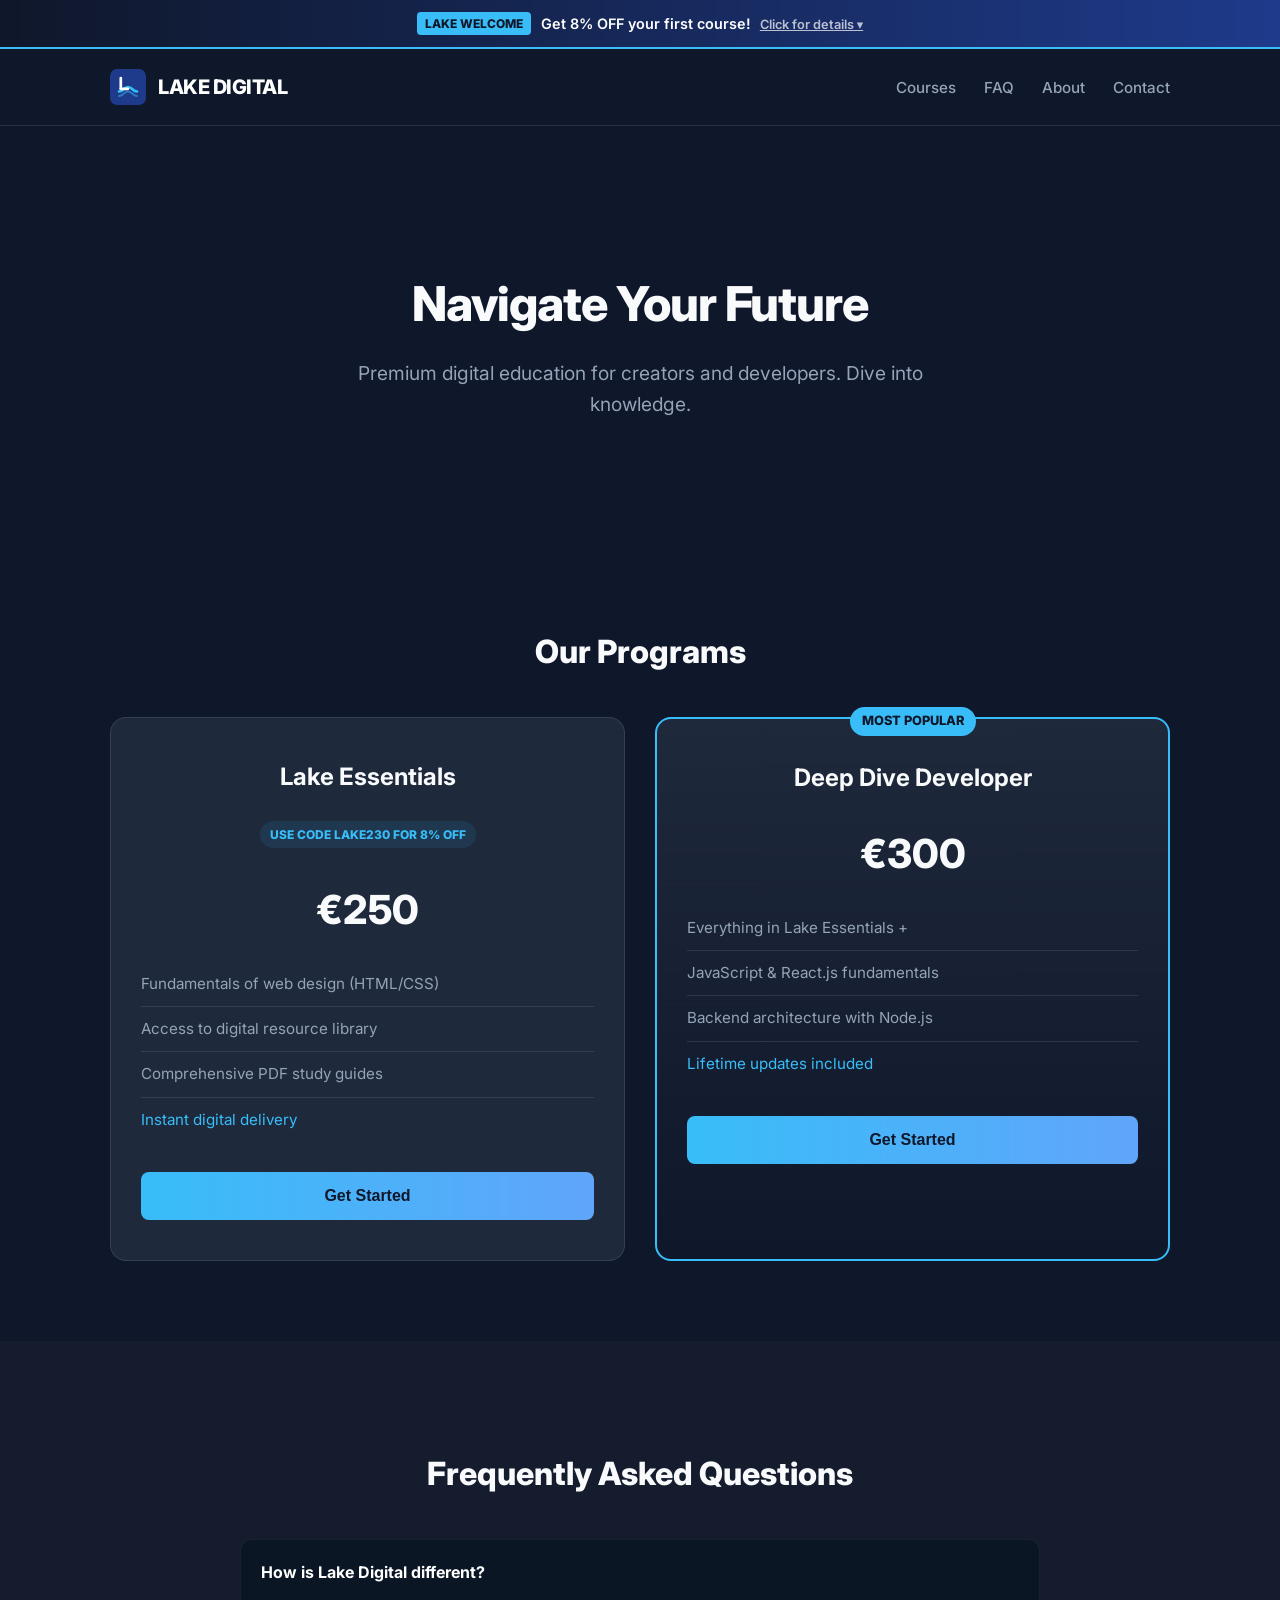
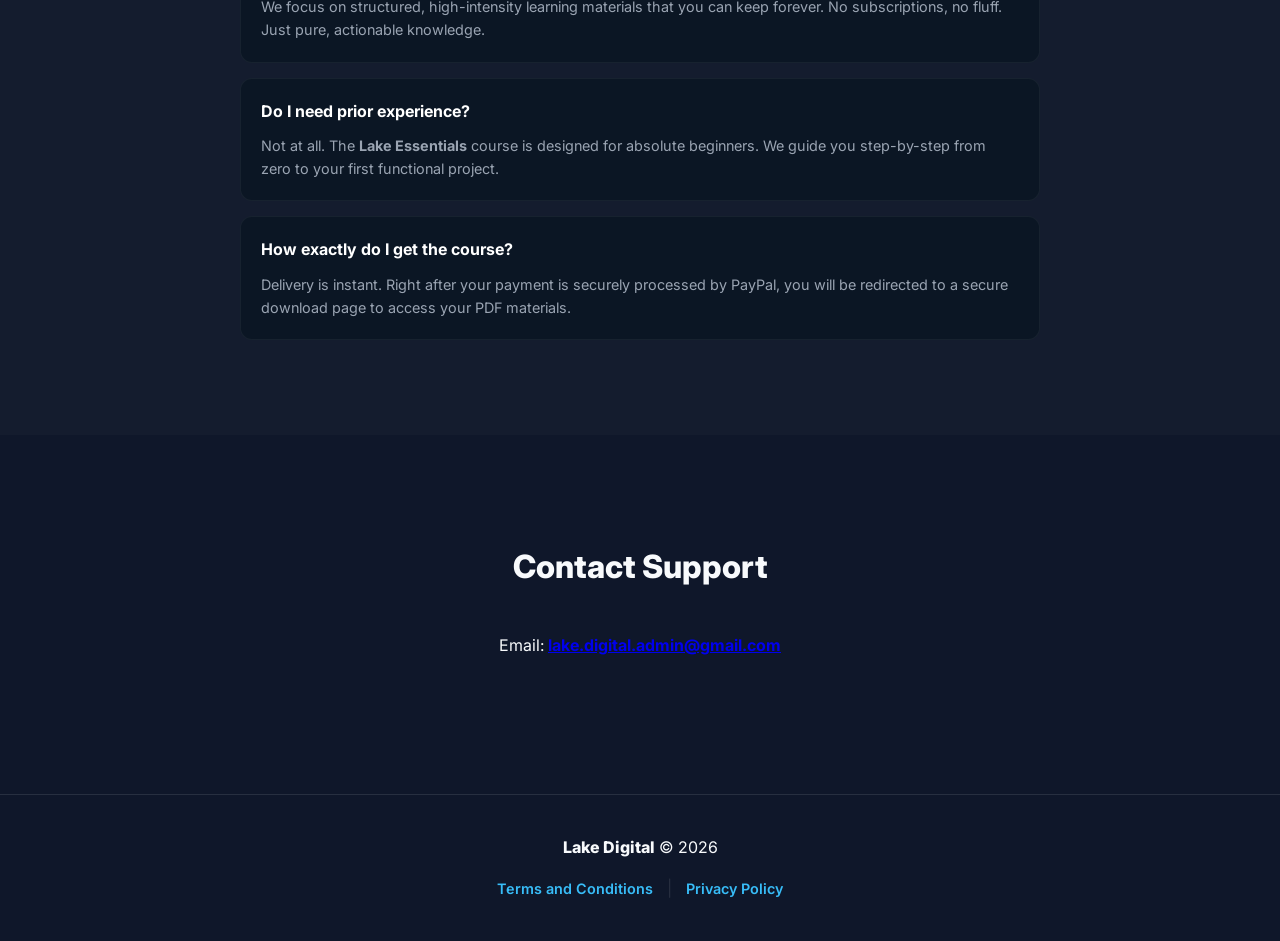
<file: index.html>
<!doctype html>
<html lang="en">
<head>
  <meta charset="utf-8" />
  <meta name="viewport" content="width=device-width,initial-scale=1" />
  <title>Lake Digital — Navigate Your Future</title>
  
  <link rel="icon" type="image/svg+xml" href="favicon.svg">
  <link rel="stylesheet" href="styles.css">
  
  <style>
    :root {
      --lake-blue: #38bdf8;
      --lake-dark: #075985;
    }

    .promo-wrapper { position: relative; z-index: 1000; }
    
    .promo-banner {
      background: linear-gradient(90deg, #0f172a, #1e3a8a);
      color: #ffffff;
      text-align: center;
      padding: 12px 20px;
      font-size: 0.9rem;
      font-weight: 600;
      border-bottom: 2px solid var(--lake-blue);
      display: flex;
      justify-content: center;
      align-items: center;
      gap: 10px;
      cursor: pointer;
    }

    .promo-badge {
      background: var(--lake-blue);
      color: #0f172a;
      padding: 2px 8px;
      border-radius: 4px;
      font-weight: 800;
      text-transform: uppercase;
      font-size: 0.75rem;
    }

    .promo-dropdown {
      display: none;
      background: #0f172a;
      padding: 20px;
      text-align: center;
      border-bottom: 2px solid var(--lake-blue);
      box-shadow: 0 10px 30px rgba(0,0,0,0.5);
    }
    .promo-dropdown.active { display: block; animation: slideDown 0.2s ease-out; }

    .promo-code { color: var(--lake-blue); font-weight: 800; font-size: 1.3rem; }

    .modal-body a, .footer-links a, .checkbox-container-inline label a {
      color: var(--lake-blue) !important;
      font-weight: 600;
    }

    .btn-primary {
      background: linear-gradient(90deg, var(--lake-blue), #60a5fa) !important;
      color: #0f172a !important;
      border: none;
    }

    .promo-hint {
      color: var(--lake-blue);
      background: rgba(56, 189, 248, 0.1);
      padding: 4px 10px;
      border-radius: 20px;
      font-size: 0.75rem;
      text-transform: uppercase;
      font-weight: 800;
      display: inline-block;
      margin-bottom: 10px;
    }

    .course-card.featured { border-color: var(--lake-blue) !important; }

    .hero {
      background: linear-gradient(rgba(15, 23, 42, 0.8), rgba(15, 23, 42, 0.8)), 
                  url('https://images.unsplash.com/photo-1501785888041-af3ef285b470?auto=format&fit=crop&q=80&w=1920');
      background-size: cover;
      background-position: center;
      padding: 100px 0;
    }

    .embedded-checkout {
      display: none;
      background: rgba(0,0,0,0.2);
      border-radius: 12px;
      padding: 15px;
      margin-top: 20px;
      border: 1px solid rgba(255,255,255,0.05);
      text-align: left;
      animation: fadeIn 0.3s ease-in-out;
    }

    @keyframes fadeIn {
      from { opacity: 0; transform: translateY(-10px); }
      to { opacity: 1; transform: translateY(0); }
    }
    
    .promo-input-group { display: flex; gap: 8px; margin-top: 8px; margin-bottom: 5px; }
    .promo-input-group input {
      flex: 1; padding: 10px; background: #1e293b; border: 1px solid #334155;
      color: white; border-radius: 6px; outline: none; font-family: Inter;
    }
    .promo-input-group input:focus { border-color: var(--lake-blue); }
    .promo-input-group button {
      padding: 0 15px; background: var(--lake-blue); color: #0f172a;
      border: none; font-weight: bold; border-radius: 6px; cursor: pointer;
    }

    .checkbox-container-inline { display: flex; align-items: flex-start; gap: 10px; margin-top: 15px; margin-bottom: 15px; }
    .checkbox-container-inline input { margin-top: 4px; cursor: pointer; }
    .checkbox-container-inline label { font-size: 0.85rem; color: #9aa4b2; line-height: 1.4; }

    @keyframes slideDown {
      from { opacity: 0; transform: translateY(-10px); }
      to { opacity: 1; transform: translateY(0); }
    }
  </style>
</head>
<body>

  <div class="promo-wrapper">
    <div class="promo-banner" onclick="document.getElementById('promoDropdown').classList.toggle('active')">
      <span class="promo-badge">Lake Welcome</span>
      <span>Get 8% OFF your first course! <span style="opacity: 0.7; font-size: 0.8rem; text-decoration: underline; margin-left: 5px;">Click for details ▾</span></span>
    </div>
    
    <div class="promo-dropdown" id="promoDropdown">
      <p style="margin-top: 0; color: #9aa4b2; font-size: 0.95rem;">Valid strictly for your first purchase at <strong>Lake Digital</strong>.</p>
      <div style="background: #0b1624; padding: 12px; border-radius: 8px; border: 1px solid rgba(255,255,255,0.06); display: inline-flex; align-items: center; gap: 15px;">
        <span class="promo-code">LAKE230</span>
        <button id="copyPromoBtn" class="btn btn-primary" style="height: 38px; width: auto; padding: 0 15px;" onclick="copyPromo()">Copy Code</button>
      </div>
    </div>
  </div>

  <header class="site-header">
    <div class="container header-inner">
      <div class="brand" style="display: flex; align-items: center; gap: 12px; cursor: pointer;" onclick="window.scrollTo(0,0);">
        <svg width="36" height="36" viewBox="0 0 40 40" fill="none" xmlns="http://www.w3.org/2000/svg">
          <rect width="40" height="40" rx="8" fill="#1e3a8a"/>
          <path d="M10 25C15 25 15 20 20 20C25 20 25 25 30 25" stroke="#38bdf8" stroke-width="3" stroke-linecap="round"/>
          <path d="M10 30C15 30 15 25 20 25C25 25 25 30 30 30" stroke="#38bdf8" stroke-width="2" stroke-linecap="round" opacity="0.5"/>
          <path d="M12 10V22" stroke="white" stroke-width="3" stroke-linecap="round"/>
          <path d="M12 22H20" stroke="white" stroke-width="3" stroke-linecap="round"/>
        </svg>
        <span style="font-weight: 800; font-size: 20px; color: white; letter-spacing: -0.5px; text-transform: uppercase;">Lake Digital</span>
      </div>
      <nav class="nav">
        <a href="#courses">Courses</a>
        <a href="#faq">FAQ</a>
        <a href="#about">About</a>
        <a href="#contact">Contact</a>
      </nav>
    </div>
  </header>

  <main>
    <section class="hero">
      <div class="container hero-inner">
        <h1>Navigate Your Future</h1>
        <p class="lead">Premium digital education for creators and developers. Dive into knowledge.</p>
      </div>
    </section>

    <section id="courses" class="section">
      <div class="container">
        <h2 class="section-title">Our Programs</h2>
        <div class="pricing-grid">
          
          <div class="course-card">
            <h3>Lake Essentials</h3>
            <div class="promo-hint">Use code LAKE230 for 8% OFF</div>
            <div class="price" id="price-display-basics">€250</div>
            <ul class="features">
              <li>Fundamentals of web design (HTML/CSS)</li>
              <li>Access to digital resource library</li>
              <li>Comprehensive PDF study guides</li>
              <li style="color:var(--lake-blue);">Instant digital delivery</li>
            </ul>
            <button class="btn btn-primary" onclick="initCheckout('basics')">Get Started</button>
            
            <div class="embedded-checkout" id="checkout-basics">
              <label style="font-size: 0.85rem; color: #9aa4b2;">Have a promo code?</label>
              <div class="promo-input-group">
                <input type="text" id="promo-input-basics" placeholder="Enter code...">
                <button onclick="applyPromo()">Apply</button>
              </div>
              <p id="promo-msg-basics" style="font-size: 0.85rem; margin: 5px 0 15px 0;"></p>
              
              <div class="checkbox-container-inline">
                <input type="checkbox" id="agree-basics" onchange="togglePayPal('basics')" />
                <label for="agree-basics">I agree to the <a href="#" onclick="document.getElementById('termsModal').style.display='block'; return false;">Terms</a> and <a href="#" onclick="document.getElementById('privacyModal').style.display='block'; return false;">Privacy Policy</a></label>
              </div>
              
              <div id="paypal-container-basics" style="display: none;"></div>
            </div>
          </div>

          <div class="course-card featured">
            <div class="badge">Most Popular</div>
            <h3>Deep Dive Developer</h3>
            <div class="price">€300</div>
            <ul class="features">
              <li>Everything in Lake Essentials +</li>
              <li>JavaScript & React.js fundamentals</li>
              <li>Backend architecture with Node.js</li>
              <li style="color:var(--lake-blue);">Lifetime updates included</li>
            </ul>
            <button class="btn btn-primary" onclick="initCheckout('pro')">Get Started</button>
            
            <div class="embedded-checkout" id="checkout-pro">
              <div class="checkbox-container-inline">
                <input type="checkbox" id="agree-pro" onchange="togglePayPal('pro')" />
                <label for="agree-pro">I agree to the <a href="#" onclick="document.getElementById('termsModal').style.display='block'; return false;">Terms</a> and <a href="#" onclick="document.getElementById('privacyModal').style.display='block'; return false;">Privacy Policy</a></label>
              </div>
              
              <div id="paypal-container-pro" style="display: none;"></div>
            </div>
          </div>

        </div>
      </div>
    </section>

    <section id="faq" class="section alt">
      <div class="container">
        <h2 class="section-title">Frequently Asked Questions</h2>
        <div style="max-width: 800px; margin: 0 auto; text-align: left;">
          
          <div style="background: #0b1624; padding: 20px; border-radius: 12px; margin-bottom: 15px; border: 1px solid rgba(255,255,255,0.05);">
            <h4 style="color: white; margin-top: 0; margin-bottom: 10px;">How is Lake Digital different?</h4>
            <p style="color: #9aa4b2; font-size: 0.9rem; margin: 0;">We focus on structured, high-intensity learning materials that you can keep forever. No subscriptions, no fluff. Just pure, actionable knowledge.</p>
          </div>
          
          <div style="background: #0b1624; padding: 20px; border-radius: 12px; margin-bottom: 15px; border: 1px solid rgba(255,255,255,0.05);">
            <h4 style="color: white; margin-top: 0; margin-bottom: 10px;">Do I need prior experience?</h4>
            <p style="color: #9aa4b2; font-size: 0.9rem; margin: 0;">Not at all. The <strong>Lake Essentials</strong> course is designed for absolute beginners. We guide you step-by-step from zero to your first functional project.</p>
          </div>

          <div style="background: #0b1624; padding: 20px; border-radius: 12px; margin-bottom: 15px; border: 1px solid rgba(255,255,255,0.05);">
            <h4 style="color: white; margin-top: 0; margin-bottom: 10px;">How exactly do I get the course?</h4>
            <p style="color: #9aa4b2; font-size: 0.9rem; margin: 0;">Delivery is instant. Right after your payment is securely processed by PayPal, you will be redirected to a secure download page to access your PDF materials.</p>
          </div>

        </div>
      </div>
    </section>

    <section id="contact" class="section">
      <div class="container">
        <h2 class="section-title">Contact Support</h2>
        <p>Email: <a href="mailto:lake.digital.admin@gmail.com" style="font-weight: bold;">lake.digital.admin@gmail.com</a></p>
      </div>
    </section>
  </main>

  <div id="termsModal" class="modal">
    <div class="modal-content">
      <span class="close" onclick="document.getElementById('termsModal').style.display='none'">&times;</span>
      <h2>Terms and Conditions</h2>
      <div class="modal-body">
        <p>Welcome to <strong>Lake Digital</strong>. By accessing our website, you agree to these terms.</p>
        <p>We provide digital educational materials. Access is granted online immediately upon purchase.</p>
        <p>Contact <a href="mailto:lake.digital.admin@gmail.com">lake.digital.admin@gmail.com</a> for any support needs.</p>
      </div>
    </div>
  </div>

  <div id="privacyModal" class="modal">
    <div class="modal-content">
      <span class="close" onclick="document.getElementById('privacyModal').style.display='none'">&times;</span>
      <h2>Privacy Policy</h2>
      <div class="modal-body">
        <p>We collect only what is necessary to deliver your purchase and maintain security audit logs.</p>
        <p>Payment info is processed securely by PayPal; we do not store card details.</p>
      </div>
    </div>
  </div>

  <footer class="site-footer">
    <div class="container">
      <div class="footer-inner">
        <div class="footer-brand"><span>Lake Digital</span> © 2026</div>
        <div class="footer-links">
          <a href="#" onclick="document.getElementById('termsModal').style.display='block'; return false;">Terms and Conditions</a>
          <span class="separator">|</span>
          <a href="#" onclick="document.getElementById('privacyModal').style.display='block'; return false;">Privacy Policy</a>
        </div>
      </div>
    </div>
  </footer>

  <script src="https://www.paypal.com/sdk/js?client-id=sb&currency=EUR"></script>
  
  <script>
    let priceBasics = 250;
    const pricePro = 300;

    function copyPromo() {
      navigator.clipboard.writeText("LAKE230").then(function() {
        var btn = document.getElementById("copyPromoBtn");
        btn.innerText = "Copied! ✔";
        setTimeout(function() { btn.innerText = "Copy Code"; }, 2000);
      });
    }

    function initCheckout(plan) {
      const checkoutBlock = document.getElementById('checkout-' + plan);
      checkoutBlock.style.display = (checkoutBlock.style.display === 'block') ? 'none' : 'block';
    }

    function applyPromo() {
      const codeInput = document.getElementById('promo-input-basics').value.trim().toUpperCase();
      const msg = document.getElementById('promo-msg-basics');
      const priceDisplay = document.getElementById('price-display-basics');

      if (codeInput === 'LAKE230') {
        priceBasics = 230;
        msg.innerText = "Promo code applied! Price reduced to €230.";
        msg.style.color = "#38bdf8"; 
        priceDisplay.innerText = "€230";
        if (document.getElementById('agree-basics').checked) togglePayPal('basics');
      } else {
        msg.innerText = "Invalid promo code.";
        msg.style.color = "#ef4444"; 
      }
    }

    function togglePayPal(plan) {
      const containerId = 'paypal-container-' + plan;
      const container = document.getElementById(containerId);
      const isChecked = document.getElementById('agree-' + plan).checked;

      container.innerHTML = ''; 

      if (isChecked) {
        container.style.display = 'block';
        let amountToCharge = plan === 'basics' ? priceBasics : pricePro;

        paypal.Buttons({
          createOrder: function(data, actions) {
            return actions.order.create({
              purchase_units: [{
                amount: { value: amountToCharge.toString(), currency_code: 'EUR' },
                description: plan === 'basics' ? 'Lake Essentials' : 'Deep Dive Developer'
              }]
            });
          },
          onApprove: function(data, actions) {
            return actions.order.capture().then(function(details) {
              window.location.href = 'access-digital-basics/index.html';
            });
          }
        }).render('#' + containerId);
      } else {
        container.style.display = 'none';
      }
    }

    window.onclick = function(event) {
      if (event.target.classList.contains('modal')) event.target.style.display = "none";
    }
  </script>
</body>
</html>
</file>
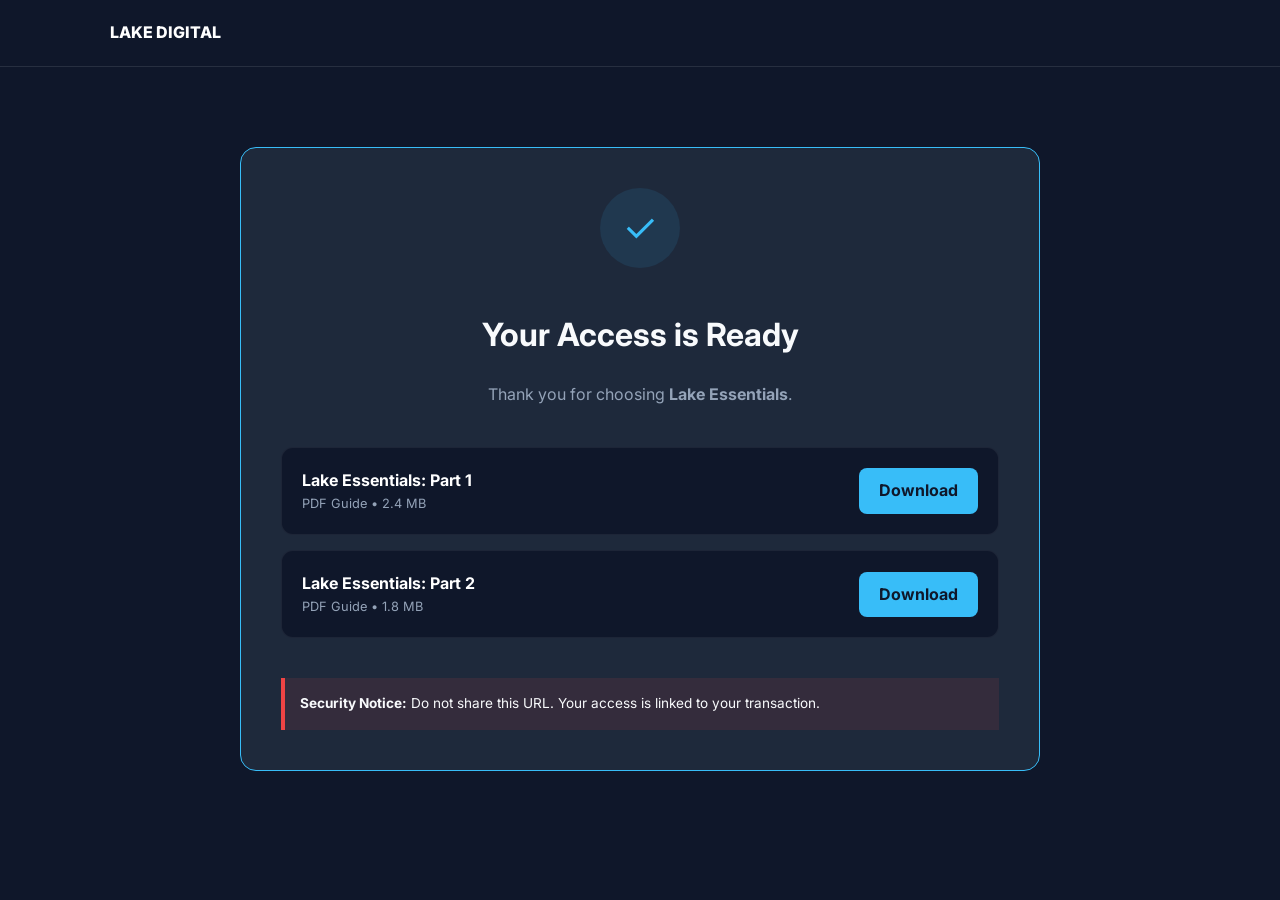
<file: access-digital-basics/index.html>
<!doctype html>
<html lang="en">
<head>
  <meta charset="utf-8" />
  <meta name="viewport" content="width=device-width,initial-scale=1" />
  <title>Course Access — Lake Digital</title>
  
  <link rel="icon" type="image/svg+xml" href="../favicon.svg">
  <link rel="stylesheet" href="../styles.css">
  
  <style>
    .access-container {
      max-width: 800px;
      margin: 80px auto;
      padding: 40px;
      background: #1e293b;
      border: 1px solid #38bdf8;
      border-radius: 16px;
      text-align: center;
    }
    
    .success-icon {
      width: 80px; height: 80px;
      background: rgba(56, 189, 248, 0.1);
      color: #38bdf8;
      border-radius: 50%;
      display: inline-flex;
      align-items: center;
      justify-content: center;
      font-size: 40px;
      margin-bottom: 20px;
    }

    .download-list { text-align: left; margin: 40px 0; padding: 0; list-style: none; }

    .download-item {
      background: #0f172a;
      border: 1px solid rgba(255, 255, 255, 0.06);
      border-radius: 12px;
      padding: 20px;
      margin-bottom: 15px;
      display: flex;
      justify-content: space-between;
      align-items: center;
    }

    .btn-download {
      background: #38bdf8;
      color: #0f172a;
      padding: 10px 20px;
      border-radius: 8px;
      text-decoration: none;
      font-weight: bold;
    }

    .security-notice {
      padding: 15px;
      background: rgba(239, 68, 68, 0.1);
      border-left: 4px solid #ef4444;
      text-align: left;
      font-size: 0.85rem;
    }
  </style>
</head>
<body>

  <header class="site-header">
    <div class="container">
      <div class="brand" style="display: flex; align-items: center; gap: 12px;">
        <span style="font-weight: 800; color: white; text-transform: uppercase;">Lake Digital</span>
      </div>
    </div>
  </header>

  <main class="container">
    <div class="access-container">
      <div class="success-icon">✓</div>
      <h1>Your Access is Ready</h1>
      <p style="color: #94a3b8;">Thank you for choosing <strong>Lake Essentials</strong>.</p>

      <ul class="download-list">
        <li class="download-item">
          <div>
            <h4 style="margin:0; color:#fff;">Lake Essentials: Part 1</h4>
            <p style="margin:0; font-size:0.8rem; color:#94a3b8;">PDF Guide • 2.4 MB</p>
          </div>
          <a href="guide-part1.pdf" download class="btn-download">Download</a>
        </li>
        <li class="download-item">
          <div>
            <h4 style="margin:0; color:#fff;">Lake Essentials: Part 2</h4>
            <p style="margin:0; font-size:0.8rem; color:#94a3b8;">PDF Guide • 1.8 MB</p>
          </div>
          <a href="guide-part2.pdf" download class="btn-download">Download</a>
        </li>
      </ul>

      <div class="security-notice">
        <strong>Security Notice:</strong> Do not share this URL. Your access is linked to your transaction.
      </div>
    </div>
  </main>
</body>
</html>
</file>
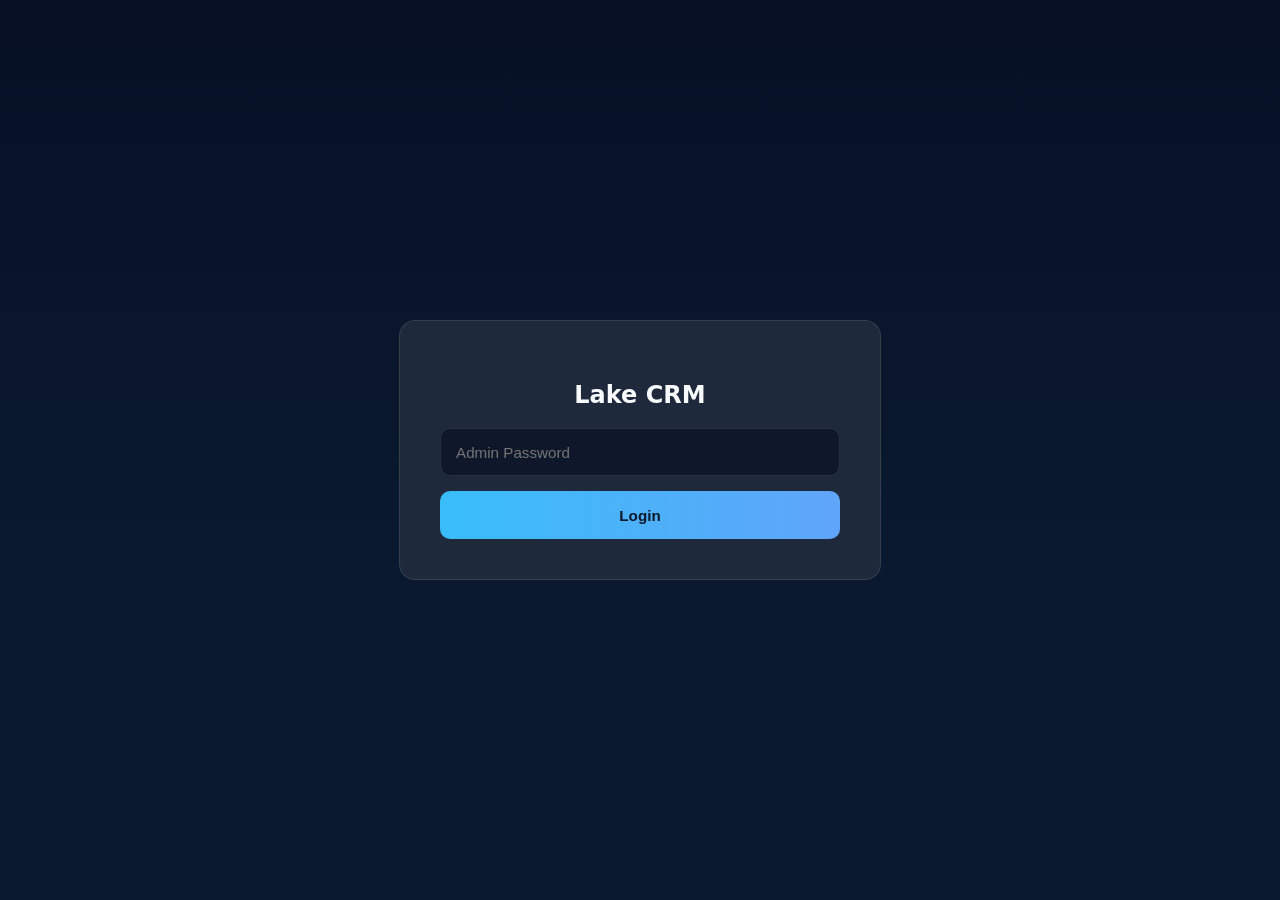
<file: adm-lake.html>
<!doctype html>
<html lang="en">
<head>
  <meta charset="utf-8" />
  <meta name="viewport" content="width=device-width,initial-scale=1" />
  <title>Lake CRM — Transaction Tracking</title>
  
  <link rel="icon" type="image/svg+xml" href="favicon.svg">

  <style>
    :root {
      --bg: #0f172a; --card: #1e293b; --muted: #94a3b8;
      --accent: #38bdf8; --accent-2: #60a5fa; --white: #f8fafc;
      --success: #10b981;
    }

    body {
      font-family: Inter, system-ui, -apple-system; margin: 0;
      color: var(--white); background: linear-gradient(180deg, #071025 0%, #0a192f 60%);
      -webkit-font-smoothing: antialiased; min-height: 100vh;
    }

    .admin-container { max-width: 1200px; margin: 0 auto; padding: 20px; }
    
    .login-wrapper { height: 100vh; display: flex; flex-direction: column; justify-content: center; align-items: center; }
    .login-box { background: var(--card); padding: 40px; border-radius: 16px; border: 1px solid rgba(255,255,255,0.1); width: 90%; max-width: 400px; text-align: center; }
    
    .dashboard { display: none; }
    
    .stats-grid { display: grid; grid-template-columns: repeat(auto-fit, minmax(200px, 1fr)); gap: 20px; margin-bottom: 20px; }
    .stat-card { background: var(--card); padding: 25px; border-radius: 16px; border: 1px solid rgba(255,255,255,0.06); text-align: center; }
    .stat-number { font-size: 2.5rem; font-weight: 800; color: var(--accent); margin-top: 10px; }
    .stat-label { color: var(--muted); font-size: 0.8rem; text-transform: uppercase; letter-spacing: 1px; }

    .add-section-wrapper { position: relative; margin-bottom: 20px; padding-top: 15px; padding-bottom: 15px; }
    .form-trigger { height: 5px; width: 100%; background: transparent; cursor: default; }

    .add-form { 
      background: var(--card); border-radius: 16px; border: 1px solid rgba(255,255,255,0.06); 
      display: grid; grid-template-columns: repeat(auto-fit, minmax(140px, 1fr)); gap: 15px; align-items: end; 
      max-height: 0; opacity: 0; overflow: hidden; margin-top: 0; padding: 0 25px;      
      transform: translateY(-10px); transition: all 0.5s cubic-bezier(0.4, 0, 0.2, 1);
    }

    .add-section-wrapper:hover .add-form,
    .add-section-wrapper:focus-within .add-form,
    .add-form.locked {
      max-height: 600px; opacity: 1; padding: 25px; margin-top: 5px; transform: translateY(0);
      box-shadow: 0 20px 50px rgba(0,0,0,0.3); border-color: rgba(56, 189, 248, 0.3);
    }

    .add-form label { display: block; margin-bottom: 8px; color: var(--muted); font-size: 0.85rem; font-weight: 500; }

    input, select { 
      width: 100%; padding: 0 15px; background: #0f172a; border: 1px solid rgba(255,255,255,0.1); 
      color: white; border-radius: 10px; outline: none; height: 48px; box-sizing: border-box; font-size: 0.95rem;
      transition: border-color 0.3s;
    }

    input:focus, select:focus { border-color: var(--accent); }

    .btn-primary { 
      background: linear-gradient(90deg, var(--accent), var(--accent-2)); color: #0f172a; padding: 0 20px; 
      height: 48px; border-radius: 10px; font-weight: 800; border: none; cursor: pointer; transition: 0.3s; 
      width: 100%; display: flex; align-items: center; justify-content: center; font-size: 0.95rem;
    }

    .table-container { overflow-x: auto; background: var(--card); border-radius: 16px; border: 1px solid rgba(255,255,255,0.06); }
    table { width: 100%; border-collapse: collapse; }
    th { text-align: left; padding: 18px; color: var(--muted); border-bottom: 1px solid rgba(255,255,255,0.06); font-size: 0.8rem; text-transform: uppercase; }
    td { padding: 18px; border-bottom: 1px solid rgba(255,255,255,0.03); color: var(--white); vertical-align: middle; }
    
    .action-buttons { display: flex; gap: 12px; opacity: 0; transition: opacity 0.2s; justify-content: flex-end; }
    tr:hover .action-buttons { opacity: 1; }
    .btn-icon { background: transparent; border: none; cursor: pointer; font-size: 1.2rem; }

    /* СТИЛИ СТАТУСОВ */
    .status-group { display: flex; gap: 5px; align-items: center; }
    .badge-paid { background: rgba(16, 185, 129, 0.1); color: #10b981; padding: 4px 10px; border-radius: 20px; font-size: 0.75rem; font-weight: 700; border: 1px solid rgba(16, 185, 129, 0.2); }
    .badge-completed { background: rgba(56, 189, 248, 0.1); color: var(--accent); padding: 4px 10px; border-radius: 20px; font-size: 0.75rem; font-weight: 700; border: 1px solid rgba(56, 189, 248, 0.2); }
    .badge-refunded { background: rgba(239, 68, 68, 0.1); color: #ef4444; padding: 4px 10px; border-radius: 20px; font-size: 0.75rem; font-weight: 700; border: 1px solid rgba(239, 68, 68, 0.2); }
    
    .promo-tag { font-size: 0.7rem; color: var(--accent); background: rgba(56, 189, 248, 0.1); padding: 2px 6px; border-radius: 4px; margin-top: 4px; display: inline-block; font-weight: 600;}

    .loader-overlay { position: fixed; top: 0; left: 0; width: 100%; height: 100%; background: rgba(15, 23, 42, 0.8); z-index: 2000; display: none; justify-content: center; align-items: center; }
    .loader { border: 4px solid #f3f3f3; border-top: 4px solid var(--accent); border-radius: 50%; width: 40px; height: 40px; animation: spin 1s linear infinite; }
    @keyframes spin { 0% { transform: rotate(0deg); } 100% { transform: rotate(360deg); } }
  </style>
</head>
<body>

  <div id="loader" class="loader-overlay"><div class="loader"></div></div>

  <div id="loginScreen" class="login-wrapper">
    <div class="login-box">
      <h2 style="color: var(--white);">Lake CRM</h2>
      <input type="password" id="adminPass" placeholder="Admin Password" style="margin-bottom: 15px;">
      <button class="btn-primary" onclick="login()">Login</button>
      <p id="loginError" style="color: #ef4444; margin-top: 10px; display: none;">Access Denied</p>
    </div>
  </div>

  <div id="dashboard" class="admin-container dashboard">
    <header style="display: flex; justify-content: space-between; align-items: center; margin-bottom: 30px;">
      <h1 style="font-size: 1.8rem; margin: 0;">Sales Dashboard <span style="color: var(--accent);">Lake Digital</span></h1>
      <button onclick="location.reload()" style="background:#334155; color:white; border:none; padding:8px 15px; border-radius:8px; cursor:pointer; font-weight: bold;">Logout</button>
    </header>

    <div class="stats-grid">
      <div class="stat-card"><div class="stat-label">Net Revenue</div><div class="stat-number" id="totalRevenue">€0</div></div>
      <div class="stat-card"><div class="stat-label">Total Sales</div><div class="stat-number" id="totalSales">0</div></div>
    </div>

    <div class="add-section-wrapper">
      <div class="form-trigger"></div>
      <div class="add-form" id="addForm">
        <div><label>Date</label><input type="date" id="datePart"></div>
        <div><label>Time</label><input type="time" id="timePart" step="1"></div>
        <div><label>Client Name</label><input type="text" id="nameInput" placeholder="John Doe"></div>
        <div><label>Email</label><input type="email" id="emailInput" placeholder="client@email.com"></div>
        <div><label>Transaction ID</label><input type="text" id="txnInput" placeholder="PA-123..."></div>
        <div>
          <label>Product</label>
          <select id="productInput">
            <option value="Lake Essentials">Lake Essentials</option>
            <option value="Deep Dive Dev">Deep Dive Dev</option>
          </select>
        </div>
        <div><label>Promo Code</label><input type="text" id="promoInput" placeholder="LAKE230"></div>
        <div><label>Price</label><input type="number" id="priceInput" value="250"></div>
        <div>
          <label>Status</label>
          <select id="statusInput">
            <option value="Paid">Paid</option>
            <option value="Refunded">Refunded</option>
          </select>
        </div>
        <div><button id="submitBtn" class="btn-primary" onclick="handleFormSubmit()">+ Sync</button></div>
      </div>
    </div>

    <div class="table-container">
      <table>
        <thead>
          <tr>
            <th>Date / Time</th>
            <th>Name</th>
            <th>Email</th>
            <th>TXN ID</th>
            <th>Product</th>
            <th>Amount</th>
            <th>Status</th>
            <th></th>
          </tr>
        </thead>
        <tbody id="tableBody"></tbody>
      </table>
    </div>
  </div>

  <script>
    const BIN_ID = "6a05dfb0adc21f119a9d0bc6"; 
    const API_KEY = "$2a$10$.a8ITUCzHYmZDnKl0qdlq.hNr6yLUdGTcfIz4QsYsVLQAclCr92HC";
    const PASSWORD = "admin123$"; 
    let salesData = [];
    let editingId = null;

    setNow();

    function setNow() {
        const now = new Date();
        document.getElementById('datePart').value = now.toISOString().split('T')[0];
        document.getElementById('timePart').value = now.toTimeString().split(' ')[0];
    }

    function login() {
      if (document.getElementById('adminPass').value === PASSWORD) {
        document.getElementById('loginScreen').style.display = 'none';
        document.getElementById('dashboard').style.display = 'block';
        loadData();
      } else { document.getElementById('loginError').style.display = 'block'; }
    }

    async function loadData() {
      showLoader(true);
      try {
        const res = await fetch(`https://api.jsonbin.io/v3/b/${BIN_ID}/latest`, { 
            headers: { 'X-Master-Key': API_KEY } 
        });
        const d = await res.json();
        salesData = d.record.customers || [];
        renderTable();
      } catch (e) { alert("Load Error: " + e.message); }
      showLoader(false);
    }

    async function handleFormSubmit() {
      const record = { 
          id: editingId || Date.now(), 
          date: `${document.getElementById('datePart').value} ${document.getElementById('timePart').value}`,
          rawDate: document.getElementById('datePart').value,
          rawTime: document.getElementById('timePart').value,
          name: document.getElementById('nameInput').value,
          email: document.getElementById('emailInput').value, 
          txnId: document.getElementById('txnInput').value, 
          product: document.getElementById('productInput').value, 
          price: parseFloat(document.getElementById('priceInput').value),
          promo: document.getElementById('promoInput').value,
          status: document.getElementById('statusInput').value
      };

      if (editingId) { 
          const i = salesData.findIndex(s => s.id === editingId); 
          salesData[i] = record; 
      } else { salesData.push(record); }

      showLoader(true);
      try {
        await fetch(`https://api.jsonbin.io/v3/b/${BIN_ID}`, {
          method: 'PUT', headers: { 'Content-Type': 'application/json', 'X-Master-Key': API_KEY },
          body: JSON.stringify({ customers: salesData })
        });
        location.reload();
      } catch (e) { alert("Save Error"); }
      showLoader(false);
    }

    function renderTable() {
      const tbody = document.getElementById('tableBody');
      tbody.innerHTML = "";
      let totalRevenue = 0;
      
      salesData.sort((a,b) => b.id - a.id).forEach(sale => {
        if (sale.status === 'Paid') totalRevenue += sale.price;

        // ЛОГИКА ОТОБРАЖЕНИЯ СТАТУСОВ
        let statusHtml = '';
        if (sale.status === 'Paid') {
            statusHtml = `
                <div class="status-group">
                    <span class="badge-paid">Paid</span>
                    <span class="badge-completed">Completed</span>
                </div>`;
        } else {
            statusHtml = `<span class="badge-refunded">Refunded</span>`;
        }

        tbody.innerHTML += `
          <tr>
            <td style="font-family: monospace; color:var(--muted);">${sale.date}</td>
            <td><strong>${sale.name || '-'}</strong></td>
            <td>${sale.email}</td>
            <td><small style="color:var(--muted)">${sale.txnId || '-'}</small></td>
            <td>${sale.product}</td>
            <td style="font-weight:bold; color:var(--accent)">€${sale.price}</td>
            <td>${statusHtml}</td>
            <td>
              <div class="action-buttons">
                <button class="btn-icon" onclick="editSale(${sale.id})">✏️</button>
                <button class="btn-icon" onclick="deleteSale(${sale.id})">🗑️</button>
              </div>
            </td>
          </tr>`;
      });
      document.getElementById('totalRevenue').innerText = `€${totalRevenue}`;
      document.getElementById('totalSales').innerText = salesData.length;
    }

    function editSale(id) {
      const item = salesData.find(s => s.id === id);
      document.getElementById('nameInput').value = item.name;
      document.getElementById('emailInput').value = item.email;
      editingId = id;
      document.getElementById('addForm').classList.add('locked');
      window.scrollTo(0,0);
    }

    async function deleteSale(id) {
      if(!confirm("Delete?")) return;
      salesData = salesData.filter(s => s.id !== id);
      showLoader(true);
      await fetch(`https://api.jsonbin.io/v3/b/${BIN_ID}`, {
        method: 'PUT', headers: { 'Content-Type': 'application/json', 'X-Master-Key': API_KEY },
        body: JSON.stringify({ customers: salesData })
      });
      location.reload();
    }

    function showLoader(s) { document.getElementById('loader').style.display = s ? 'flex' : 'none'; }
  </script>
</body>
</html>
</file>
<file: styles.css>
@import url('https://fonts.googleapis.com/css2?family=Inter:wght@400;500;600;800&display=swap');

:root {
  --bg-color: #0f172a;
  --card-bg: #1e293b;
  --text-main: #f8fafc;
  --text-muted: #94a3b8;
  --accent: #38bdf8; /* Фирменный цвет Lake Digital */
  --border-color: rgba(255, 255, 255, 0.1);
}

* { box-sizing: border-box; }

body {
  margin: 0;
  font-family: 'Inter', system-ui, sans-serif;
  background-color: var(--bg-color);
  color: var(--text-main);
  line-height: 1.6;
  -webkit-font-smoothing: antialiased;
}

.container {
  max-width: 1100px;
  margin: 0 auto;
  padding: 0 20px;
}

/* HEADER */
.site-header {
  background: var(--bg-color);
  border-bottom: 1px solid var(--border-color);
  padding: 20px 0;
  position: sticky;
  top: 0;
  z-index: 100;
}

.header-inner {
  display: flex;
  justify-content: space-between;
  align-items: center;
}

.nav a {
  color: var(--text-muted);
  text-decoration: none;
  margin-left: 24px;
  font-weight: 500;
  font-size: 0.95rem;
  transition: color 0.2s;
}

.nav a:hover {
  color: var(--text-main);
}

/* HERO SECTION */
.hero {
  padding: 80px 0;
  text-align: center;
}

.hero h1 {
  font-size: 3rem;
  font-weight: 800;
  margin-bottom: 15px;
  letter-spacing: -1px;
}

.hero .lead {
  font-size: 1.2rem;
  color: var(--text-muted);
  max-width: 600px;
  margin: 0 auto;
}

/* SECTIONS */
.section {
  padding: 80px 0;
  text-align: center;
}

.section.alt {
  background: rgba(255, 255, 255, 0.02);
}

.section-title {
  font-size: 2rem;
  font-weight: 800;
  margin-bottom: 40px;
}

/* PRICING & COURSE CARDS */
.pricing-grid {
  display: grid;
  grid-template-columns: repeat(auto-fit, minmax(300px, 1fr));
  gap: 30px;
  margin-top: 40px;
}

.course-card {
  background: var(--card-bg);
  border: 1px solid var(--border-color);
  border-radius: 16px;
  padding: 40px 30px;
  position: relative;
  transition: transform 0.3s, box-shadow 0.3s;
}

.course-card:hover {
  transform: translateY(-5px);
  box-shadow: 0 10px 30px rgba(0,0,0,0.3);
}

.course-card.featured {
  border: 2px solid var(--accent);
  background: linear-gradient(180deg, #1e293b 0%, #0f172a 100%);
}

.course-card h3 {
  font-size: 1.5rem;
  margin-top: 0;
}

.badge {
  position: absolute;
  top: -12px;
  left: 50%;
  transform: translateX(-50%);
  background: var(--accent);
  color: #0f172a;
  padding: 4px 12px;
  border-radius: 20px;
  font-size: 0.8rem;
  font-weight: 800;
  text-transform: uppercase;
}

.price {
  font-size: 2.5rem;
  font-weight: 800;
  color: var(--text-main);
  margin: 20px 0;
}

.features {
  list-style: none;
  padding: 0;
  margin: 0 0 30px 0;
  text-align: left;
}

.features li {
  padding: 10px 0;
  border-bottom: 1px solid var(--border-color);
  color: var(--text-muted);
  font-size: 0.95rem;
}

.features li:last-child {
  border-bottom: none;
}

/* BUTTONS */
.btn {
  display: inline-block;
  width: 100%;
  padding: 15px;
  border-radius: 8px;
  font-size: 1rem;
  font-weight: 800;
  text-align: center;
  cursor: pointer;
  border: none;
  transition: opacity 0.2s;
}

.btn-primary {
  background: var(--accent);
  color: #0f172a;
}

.btn-primary:hover {
  opacity: 0.9;
}

/* MODAL WINDOWS (TERMS/PRIVACY) */
.modal {
  display: none;
  position: fixed;
  z-index: 2000;
  left: 0;
  top: 0;
  width: 100%;
  height: 100%;
  background-color: rgba(15, 23, 42, 0.9);
  overflow: auto;
}

.modal-content {
  background-color: var(--card-bg);
  margin: 10% auto;
  padding: 40px;
  border: 1px solid var(--border-color);
  border-radius: 16px;
  width: 90%;
  max-width: 700px;
  position: relative;
  color: var(--text-muted);
}

.modal-content h2, .modal-content h3 {
  color: var(--text-main);
}

.close {
  color: var(--text-muted);
  position: absolute;
  top: 20px;
  right: 30px;
  font-size: 28px;
  font-weight: bold;
  cursor: pointer;
}

.close:hover {
  color: var(--text-main);
}

/* FOOTER */
.site-footer {
  padding: 40px 0;
  border-top: 1px solid var(--border-color);
  text-align: center;
  margin-top: 40px;
}

.footer-inner {
  display: flex;
  flex-direction: column;
  gap: 15px;
  align-items: center;
}

.footer-brand span {
  font-weight: 800;
  color: var(--text-main);
}

.footer-links a {
  color: var(--text-muted);
  text-decoration: none;
  font-size: 0.9rem;
}

.footer-links a:hover {
  color: var(--text-main);
}

.separator {
  margin: 0 10px;
  color: var(--border-color);
}
</file>
